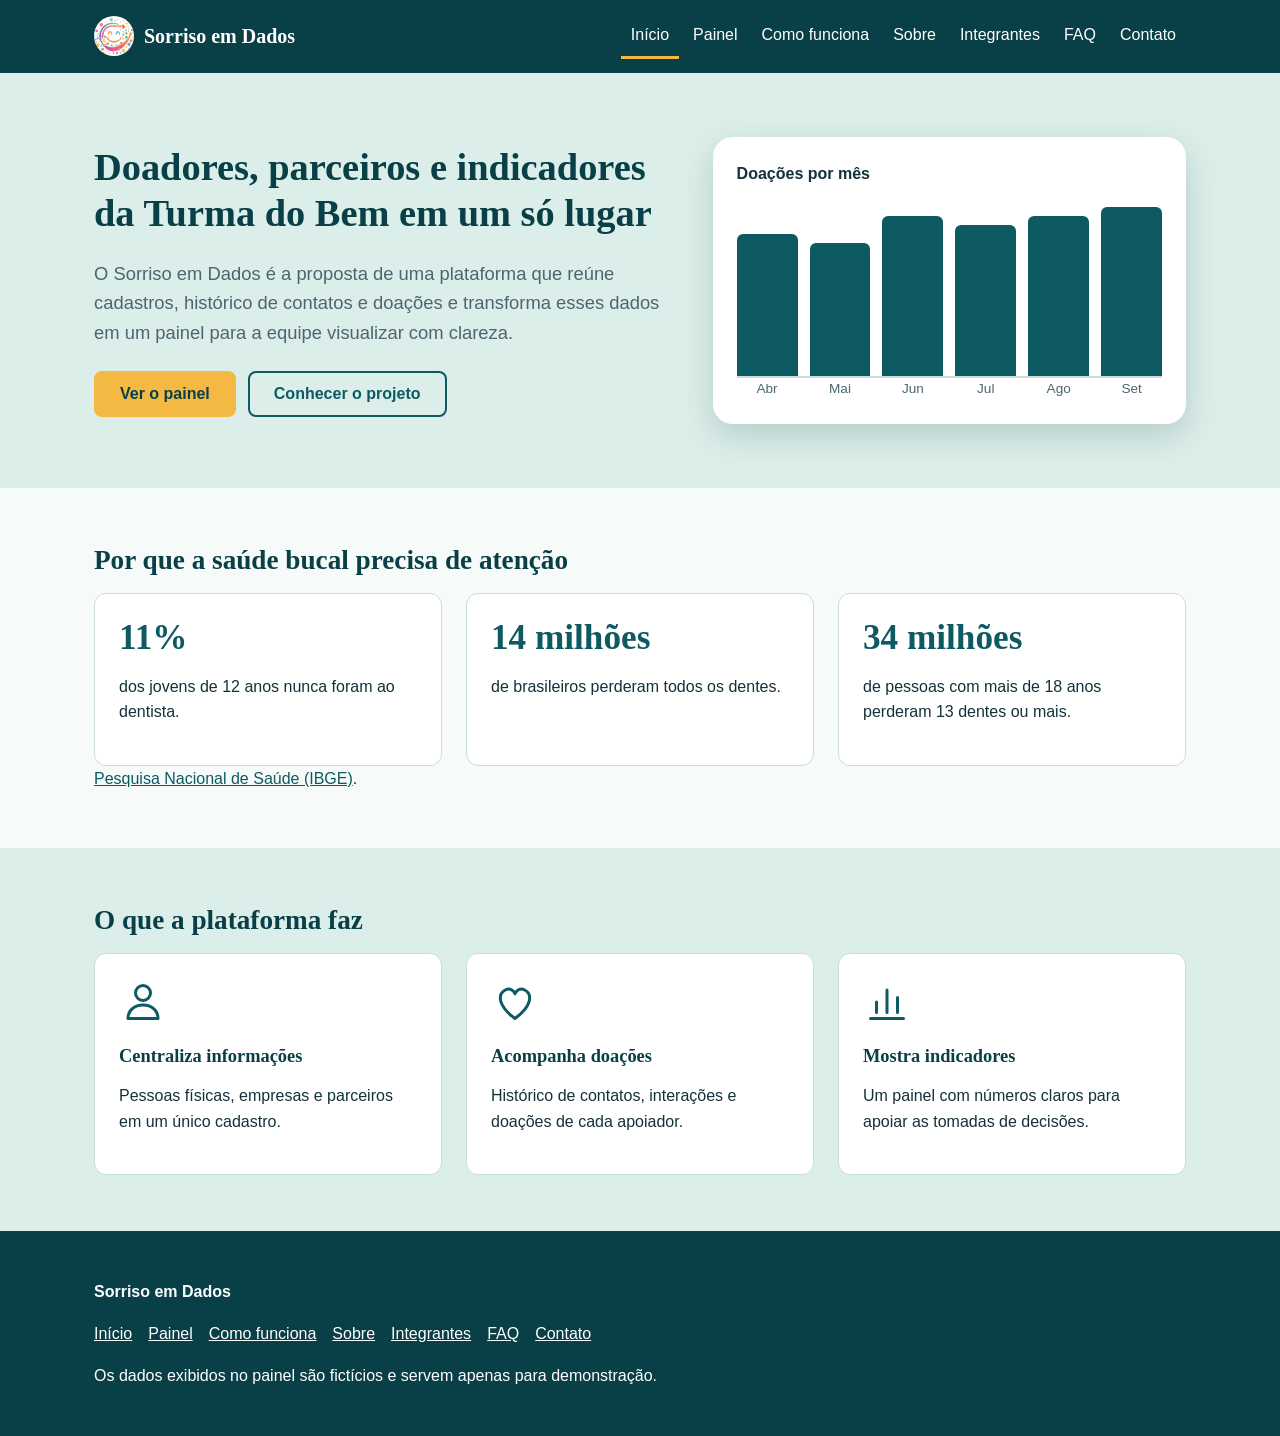
<file: index.html>
<!DOCTYPE html>
<html lang="pt-BR">
    <head>
        <meta charset="UTF-8">
        <meta name="viewport" content="width=device-width, initial-scale=1.0">
        <meta name="description" content="Plataforma que centraliza doadores, parceiros e indicadores da Turma do Bem.">
        <title>Início - Sorriso em Dados</title>
        <link rel="icon" href="imagens/logo.svg" type="image/svg+xml">
        <link rel="stylesheet" href="css/style.css">
        <script src="js/script.js" defer></script>
    </head>
    <body>
        <!-- Cabeçalho padrão (igual em todas as páginas) -->
        <header class="cabecalho">
            <div class="container cabecalho__interno">
                <a class="marca" href="index.html"><img src="imagens/logo.svg" alt="" width="40" height="40">Sorriso em Dados</a>
                <!-- Botão do menu hambúrguer (aparece só em telas menores) -->
                <button class="menu__botao" type="button"
                    aria-expanded="false"
                    aria-controls="menu-principal"
                    aria-label="Abrir menu">☰</button>
                <nav id="menu-principal" aria-label="Menu principal">
                    <ul class="menu__lista">
                        <li><a class="menu__link" href="index.html" aria-current="page">Início</a></li>
                        <li><a class="menu__link" href="dashboard.html">Painel</a></li>
                        <li><a class="menu__link" href="integracao.html">Como funciona</a></li>
                        <li><a class="menu__link" href="sobre.html">Sobre</a></li>
                        <li><a class="menu__link" href="integrantes.html">Integrantes</a></li>
                        <li><a class="menu__link" href="faq.html">FAQ</a></li>
                        <li><a class="menu__link" href="contato.html">Contato</a></li>
                    </ul>
                </nav>
            </div>
        </header>
        <main>
            <!-- Hero: apresentação do projeto -->
            <section class="hero" aria-labelledby="t-hero">
                <div class="container hero__conteudo">
                    <div>
                        <h1 id="t-hero">Doadores, parceiros e indicadores da Turma do Bem em um só lugar</h1>
                        <p class="hero__lead">O Sorriso em Dados é a proposta de uma plataforma que reúne cadastros, histórico de contatos e doações e transforma esses dados em um painel para a equipe visualizar com clareza.</p>
                        <div class="hero__acoes">
                            <a class="btn btn--primario" href="dashboard.html">Ver o painel</a>
                            <a class="btn btn--secundario" href="sobre.html">Conhecer o projeto</a>
                        </div>
                    </div>
                    <div class="previa" role="img" aria-label="Prévia ilustrativa do painel: gráfico de barras com doações por mês">
                        <p class="previa__titulo">Doações por mês</p>
                        <div class="barras">
                            <div class="barras__item pct-80"></div>
                            <div class="barras__item pct-75"></div>
                            <div class="barras__item pct-90"></div>
                            <div class="barras__item pct-85"></div>
                            <div class="barras__item pct-90"></div>
                            <div class="barras__item pct-95"></div>
                        </div>
                        <div class="rotulos"><span>Abr</span><span>Mai</span><span>Jun</span><span>Jul</span><span>Ago</span><span>Set</span></div>
                    </div>
                </div>
            </section>
            <!-- O desafio -->
            <section class="secao " aria-labelledby="t-desafio">
                <div class="container">
                    <h2 id="t-desafio">Por que a saúde bucal precisa de atenção</h2>
                    <div class="grade grade--3">
                        <article class="card"><span class="destaque">11%</span><p>dos jovens de 12 anos nunca foram ao dentista.</p></article>
                        <article class="card"><span class="destaque">14 milhões</span><p>de brasileiros perderam todos os dentes.</p></article>
                        <article class="card"><span class="destaque">34 milhões</span><p>de pessoas com mais de 18 anos perderam 13 dentes ou mais.</p></article>
                    </div>
                    <a href="https://www.ibge.gov.br/estatisticas/sociais/saude.html" target="_blank" rel="noopener noreferrer">Pesquisa Nacional de Saúde (IBGE)</a>.
                </div>
            </section>
            <!-- O que a plataforma faz -->
            <section class="secao secao--menta" aria-labelledby="t-faz">
                <div class="container">
                    <h2 id="t-faz">O que a plataforma faz</h2>
                    <div class="grade grade--3">
                        <article class="card">
                            <img class="card__icone" src="imagens/icone-cadastro.svg" alt="">
                            <h3>Centraliza informações</h3>
                            <p>Pessoas físicas, empresas e parceiros em um único cadastro.</p>
                        </article><article class="card">
                            <img class="card__icone" src="imagens/icone-doacao.svg" alt="">
                            <h3>Acompanha doações</h3>
                            <p>Histórico de contatos, interações e doações de cada apoiador.</p>
                        </article><article class="card">
                            <img class="card__icone" src="imagens/icone-grafico.svg" alt="">
                            <h3>Mostra indicadores</h3>
                            <p>Um painel com números claros para apoiar as tomadas de decisões.</p>
                        </article>
                    </div>
                </div>
            </section>
        </main>
        <!-- Rodapé padrão (igual em todas as páginas) -->
        <footer class="rodape">
            <div class="container">
                <p><strong>Sorriso em Dados</strong></p>
                <ul class="rodape__lista">
                    <li><a href="index.html">Início</a></li>
                    <li><a href="dashboard.html">Painel</a></li>
                    <li><a href="integracao.html">Como funciona</a></li>
                    <li><a href="sobre.html">Sobre</a></li>
                    <li><a href="integrantes.html">Integrantes</a></li>
                    <li><a href="faq.html">FAQ</a></li>
                    <li><a href="contato.html">Contato</a></li>
                </ul>
                <p>Os dados exibidos no painel são fictícios e servem apenas para demonstração.</p>
            </div>
        </footer>
    </body>
</html>
</file>
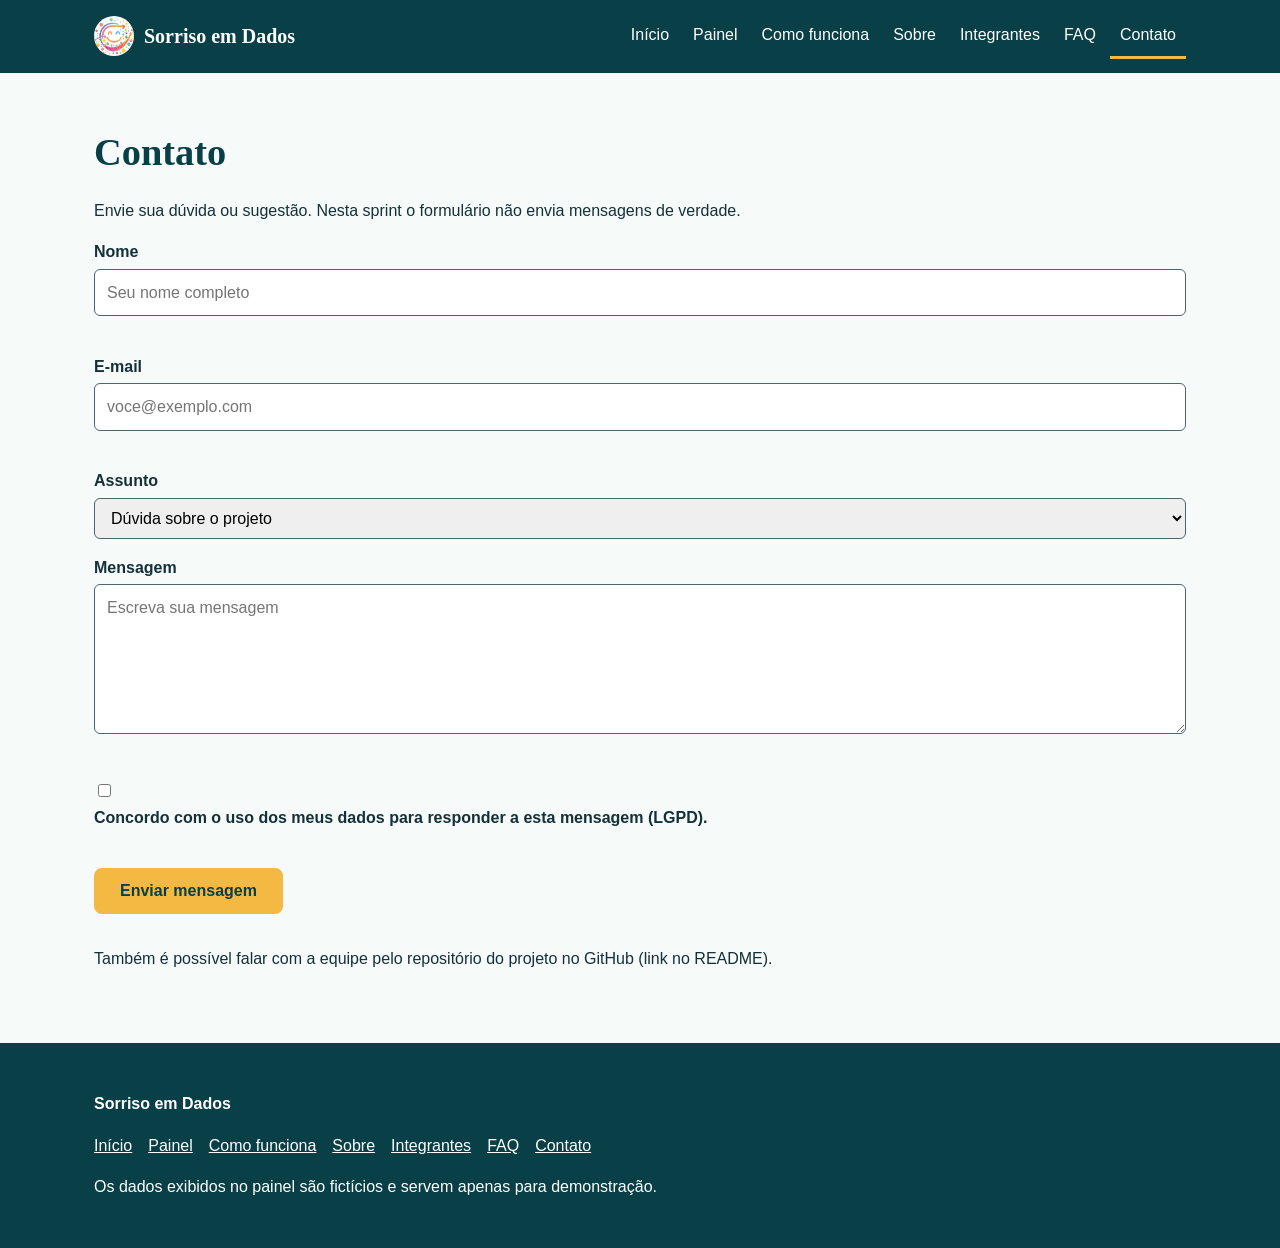
<file: contato.html>
<!DOCTYPE html>
<html lang="pt-BR">
    <head>
        <meta charset="UTF-8">
        <meta name="viewport" content="width=device-width, initial-scale=1.0">
        <meta name="description" content="Fale com a equipe do projeto.">
        <title>Contato - Sorriso em Dados</title>
        <link rel="icon" href="imagens/logo.svg" type="image/svg+xml">
        <link rel="stylesheet" href="css/style.css">
        <script src="js/script.js" defer></script>
    </head>
    <body>
        <!-- Cabeçalho padrão (igual em todas as páginas) -->
        <header class="cabecalho">
            <div class="container cabecalho__interno">
                <a class="marca" href="index.html"><img src="imagens/logo.svg" alt="" width="40" height="40">Sorriso em Dados</a>
                <button class="menu__botao" type="button"
                    aria-expanded="false"
                    aria-controls="menu-principal"
                    aria-label="Abrir menu">☰</button>
                <nav id="menu-principal" aria-label="Menu principal">
                    <ul class="menu__lista">
                        <li><a class="menu__link" href="index.html">Início</a></li>
                        <li><a class="menu__link" href="dashboard.html">Painel</a></li>
                        <li><a class="menu__link" href="integracao.html">Como funciona</a></li>
                        <li><a class="menu__link" href="sobre.html">Sobre</a></li>
                        <li><a class="menu__link" href="integrantes.html">Integrantes</a></li>
                        <li><a class="menu__link" href="faq.html">FAQ</a></li>
                        <li><a class="menu__link" href="contato.html" aria-current="page">Contato</a></li>
                    </ul>
                </nav>
            </div>
        </header>
        <main>
            <section class="secao" aria-labelledby="t-ct">
                <div class="container">
                    <h1 id="t-ct">Contato</h1>
                    <p>Envie sua dúvida ou sugestão. Nesta sprint o formulário não envia mensagens de verdade.</p>
                    <form class="formulario" id="form-contato" action="#" method="post" novalidate>
                        <div>
                            <label for="nome">Nome</label>
                            <input type="text" id="nome" name="nome" placeholder="Seu nome completo" autocomplete="name">
                            <span class="formulario__erro" id="erro-nome" aria-live="polite"></span>
                        </div>
                        <div>
                            <label for="email">E-mail</label>
                            <input type="email" id="email" name="email" placeholder="voce@exemplo.com" autocomplete="email">
                            <span class="formulario__erro" id="erro-email" aria-live="polite"></span>
                        </div>
                        <div>
                            <label for="assunto">Assunto</label>
                            <select id="assunto" name="assunto">
                                <option>Dúvida sobre o projeto</option>
                                <option>Quero ser parceiro</option>
                                <option>Sugestão</option>
                            </select>
                        </div>
                        <div>
                            <label for="mensagem">Mensagem</label>
                            <textarea id="mensagem" name="mensagem" rows="5" placeholder="Escreva sua mensagem"></textarea>
                            <span class="formulario__erro" id="erro-mensagem" aria-live="polite"></span>
                        </div>
                        <div class="formulario__aceite">
                            <input type="checkbox" id="lgpd" name="lgpd">
                            <label for="lgpd">Concordo com o uso dos meus dados para responder a esta mensagem (LGPD).</label>
                            <span class="formulario__erro" id="erro-lgpd" aria-live="polite"></span>
                        </div>
                        <div>
                            <button class="btn btn--primario" type="submit">Enviar mensagem</button>
                        </div>
                        <p class="formulario__sucesso" id="sucesso-contato" role="status"></p>
                    </form>
                    <p>Também é possível falar com a equipe pelo repositório do projeto no GitHub (link no README).</p>
                </div>
            </section>
        </main>
        <!-- Rodapé padrão (igual em todas as páginas) -->
        <footer class="rodape">
            <div class="container">
                <p><strong>Sorriso em Dados</strong></p>
                <ul class="rodape__lista">
                    <li><a href="index.html">Início</a></li>
                    <li><a href="dashboard.html">Painel</a></li>
                    <li><a href="integracao.html">Como funciona</a></li>
                    <li><a href="sobre.html">Sobre</a></li>
                    <li><a href="integrantes.html">Integrantes</a></li>
                    <li><a href="faq.html">FAQ</a></li>
                    <li><a href="contato.html">Contato</a></li>
                </ul>
                <p>Os dados exibidos no painel são fictícios e servem apenas para demonstração.</p>
            </div>
        </footer>
    </body>
</html>
</file>
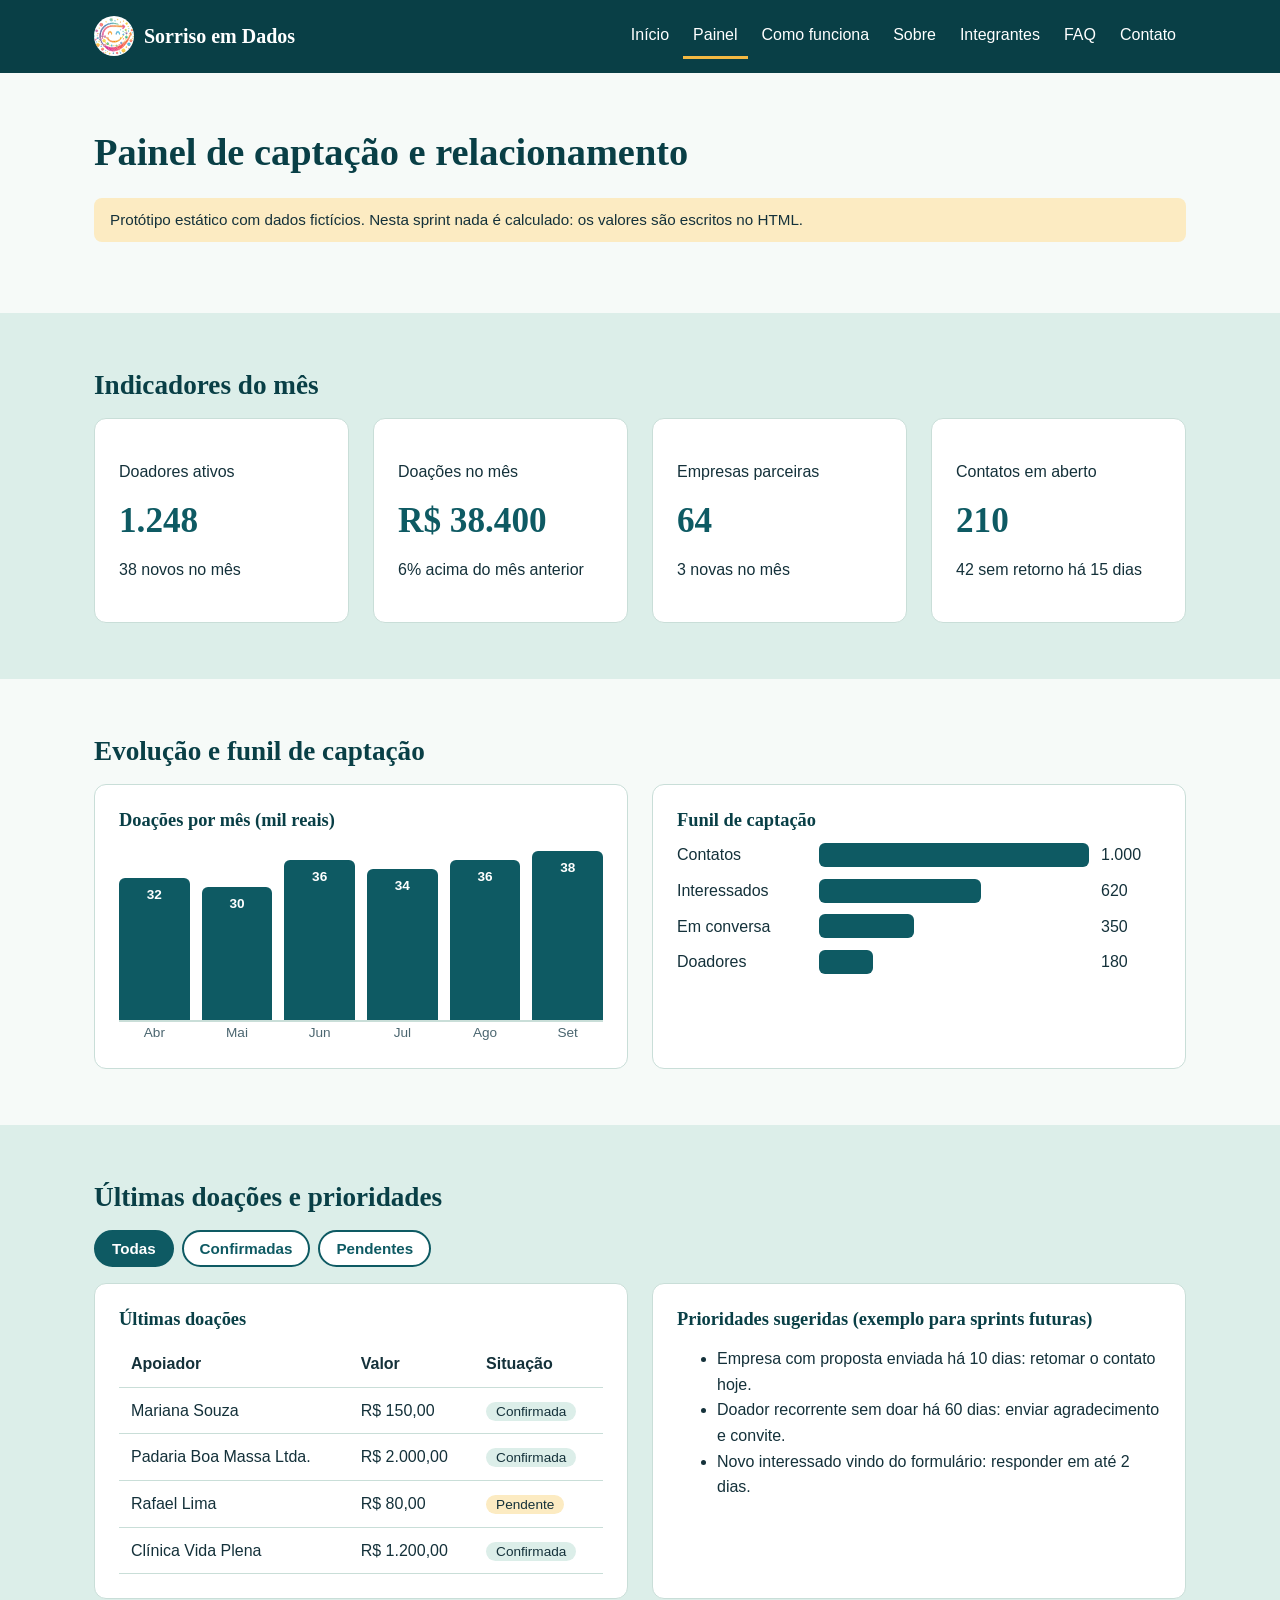
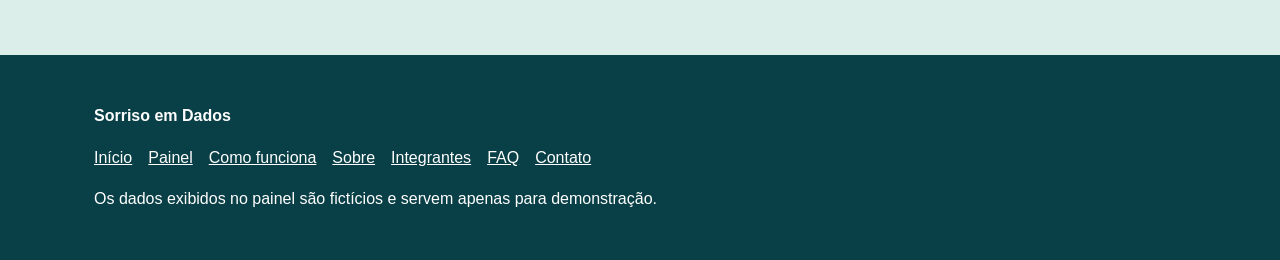
<file: dashboard.html>
<!DOCTYPE html>
<html lang="pt-BR">
    <head>
        <meta charset="UTF-8">
        <meta name="viewport" content="width=device-width, initial-scale=1.0">
        <meta name="description" content="Protótipo estático do painel de captação e relacionamento.">
        <title>Painel - Sorriso em Dados</title>
        <link rel="icon" href="imagens/logo.svg" type="image/svg+xml">
        <link rel="stylesheet" href="css/style.css">
        <script src="js/script.js" defer></script>
    </head>
    <body>
        <!-- Cabeçalho padrão (igual em todas as páginas) -->
        <header class="cabecalho">
            <div class="container cabecalho__interno">
                <a class="marca" href="index.html"><img src="imagens/logo.svg" alt="" width="40" height="40">Sorriso em Dados</a>
                <button class="menu__botao" type="button"
                    aria-expanded="false"
                    aria-controls="menu-principal"
                    aria-label="Abrir menu">☰</button>
                <nav id="menu-principal" aria-label="Menu principal">
                    <ul class="menu__lista">
                        <li><a class="menu__link" href="index.html">Início</a></li>
                        <li><a class="menu__link" href="dashboard.html" aria-current="page">Painel</a></li>
                        <li><a class="menu__link" href="integracao.html">Como funciona</a></li>
                        <li><a class="menu__link" href="sobre.html">Sobre</a></li>
                        <li><a class="menu__link" href="integrantes.html">Integrantes</a></li>
                        <li><a class="menu__link" href="faq.html">FAQ</a></li>
                        <li><a class="menu__link" href="contato.html">Contato</a></li>
                    </ul>
                </nav>
            </div>
        </header>
        <main>
            <section class="secao" aria-labelledby="t-painel">
                <div class="container">
                    <h1 id="t-painel">Painel de captação e relacionamento</h1>
                    <p class="aviso">Protótipo estático com dados fictícios. Nesta sprint nada é calculado: os valores são escritos no HTML.</p>
                </div>
            </section>
            <!-- Indicadores -->
            <section class="secao secao--menta" aria-labelledby="t-ind">
                <div class="container">
                    <h2 id="t-ind">Indicadores do mês</h2>
                    <div class="grade grade--4">
                        <article class="card">
                            <p>Doadores ativos</p>
                            <span class="destaque">1.248</span>
                            <p>38 novos no mês</p>
                        </article>
                        <article class="card">
                            <p>Doações no mês</p>
                            <span class="destaque">R$ 38.400</span>
                            <p>6% acima do mês anterior</p>
                        </article>
                        <article class="card">
                            <p>Empresas parceiras</p>
                            <span class="destaque">64</span>
                            <p>3 novas no mês</p>
                        </article>
                        <article class="card">
                            <p>Contatos em aberto</p>
                            <span class="destaque">210</span>
                            <p>42 sem retorno há 15 dias</p>
                        </article>
                    </div>
                </div>
            </section>
            <!-- Gráfico e funil -->
            <section class="secao" aria-labelledby="t-graf">
                <div class="container">
                    <h2 id="t-graf">Evolução e funil de captação</h2>
                    <div class="grade grade--2">
                        <article class="card">
                            <h3>Doações por mês (mil reais)</h3>
                            <div class="barras" role="img" aria-label="Gráfico de barras das doações por mês, em mil reais: abril 32, maio 30, junho 36, julho 34, agosto 36 e setembro 38.">
                                <div class="barras__item pct-80"><span>32</span></div>
                                <div class="barras__item pct-75"><span>30</span></div>
                                <div class="barras__item pct-90"><span>36</span></div>
                                <div class="barras__item pct-85"><span>34</span></div>
                                <div class="barras__item pct-90"><span>36</span></div>
                                <div class="barras__item pct-95"><span>38</span></div>
                            </div>
                            <div class="rotulos">
                                <span>Abr</span>
                                <span>Mai</span>
                                <span>Jun</span>
                                <span>Jul</span>
                                <span>Ago</span>
                                <span>Set</span>
                            </div>
                        </article>
                        <article class="card">
                            <h3>Funil de captação</h3>
                            <div class="funil__linha">
                                <span>Contatos</span>
                                <div class="funil__barra pct-100"></div>
                                <span>1.000</span>
                            </div>
                            <div class="funil__linha">
                                <span>Interessados</span>
                                <div class="funil__barra pct-60"></div>
                                <span>620</span>
                            </div>
                            <div class="funil__linha">
                                <span>Em conversa</span>
                                <div class="funil__barra pct-35"></div>
                                <span>350</span>
                            </div>
                            <div class="funil__linha">
                                <span>Doadores</span>
                                <div class="funil__barra pct-20"></div>
                                <span>180</span>
                            </div>
                        </article>
                    </div>
                </div>
            </section>
            <!-- Tabela e prioridades -->
            <section class="secao secao--menta" aria-labelledby="t-tab">
                <div class="container">
                    <h2 id="t-tab">Últimas doações e prioridades</h2>
                    <div class="filtros" role="group" aria-label="Filtrar doações por situação">
                        <button class="filtro filtro--ativo" type="button" data-filtro="todas" aria-pressed="true">Todas</button>
                        <button class="filtro" type="button" data-filtro="Confirmada" aria-pressed="false">Confirmadas</button>
                        <button class="filtro" type="button" data-filtro="Pendente" aria-pressed="false">Pendentes</button>
                    </div>
                    <div class="grade grade--2">
                        <article class="card">
                            <h3>Últimas doações</h3>
                            <table class="tabela">
                                <caption class="sr-somente">Últimas doações recebidas</caption>
                                <thead>
                                    <tr>
                                        <th scope="col">Apoiador</th>
                                        <th scope="col">Valor</th>
                                        <th scope="col">Situação</th>
                                    </tr>
                                </thead>
                                <tbody>
                                    <tr>
                                        <td>Mariana Souza</td>
                                        <td>R$ 150,00</td>
                                        <td><span class="selo">Confirmada</span></td>
                                    </tr>
                                    <tr>
                                        <td>Padaria Boa Massa Ltda.</td>
                                        <td>R$ 2.000,00</td>
                                        <td><span class="selo">Confirmada</span></td>
                                    </tr>
                                    <tr>
                                        <td>Rafael Lima</td>
                                        <td>R$ 80,00</td>
                                        <td><span class="selo selo--pendente">Pendente</span></td>
                                    </tr>
                                    <tr>
                                        <td>Clínica Vida Plena</td>
                                        <td>R$ 1.200,00</td>
                                        <td><span class="selo">Confirmada</span></td>
                                    </tr>
                                </tbody>
                            </table>
                        </article>
                        <article class="card">
                            <h3>Prioridades sugeridas (exemplo para sprints futuras)</h3>
                            <ul>
                                <li>Empresa com proposta enviada há 10 dias: retomar o contato hoje.</li>
                                <li>Doador recorrente sem doar há 60 dias: enviar agradecimento e convite.</li>
                                <li>Novo interessado vindo do formulário: responder em até 2 dias.</li>
                            </ul>
                        </article>
                    </div>
                </div>
            </section>
        </main>
        <!-- Rodapé padrão (igual em todas as páginas) -->
        <footer class="rodape">
            <div class="container">
                <p><strong>Sorriso em Dados</strong></p>
                <ul class="rodape__lista">
                    <li><a href="index.html">Início</a></li>
                    <li><a href="dashboard.html">Painel</a></li>
                    <li><a href="integracao.html">Como funciona</a></li>
                    <li><a href="sobre.html">Sobre</a></li>
                    <li><a href="integrantes.html">Integrantes</a></li>
                    <li><a href="faq.html">FAQ</a></li>
                    <li><a href="contato.html">Contato</a></li>
                </ul>
                <p>Os dados exibidos no painel são fictícios e servem apenas para demonstração.</p>
            </div>
        </footer>
    </body>
</html>
</file>
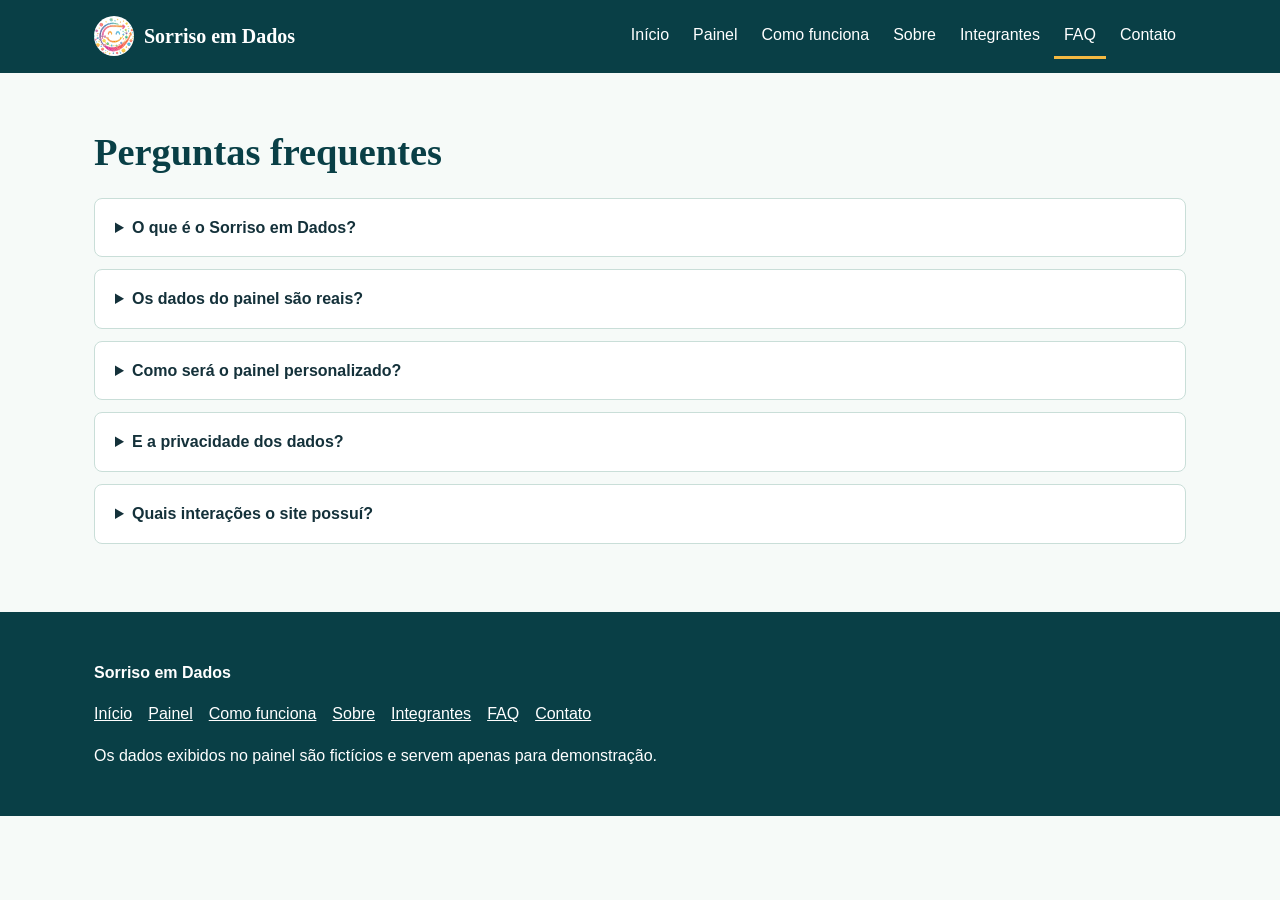
<file: faq.html>
<!DOCTYPE html>
<html lang="pt-BR">
    <head>
        <meta charset="UTF-8">
        <meta name="viewport" content="width=device-width, initial-scale=1.0">
        <meta name="description" content="Perguntas frequentes sobre o projeto.">
        <title>FAQ - Sorriso em Dados</title>
        <link rel="icon" href="imagens/logo.svg" type="image/svg+xml">
        <link rel="stylesheet" href="css/style.css">
        <script src="js/script.js" defer></script>
    </head>
    <body>
        <!-- Cabeçalho padrão (igual em todas as páginas) -->
        <header class="cabecalho">
            <div class="container cabecalho__interno">
                <a class="marca" href="index.html"><img src="imagens/logo.svg" alt="" width="40" height="40">Sorriso em Dados</a>
                <button class="menu__botao" type="button"
                    aria-expanded="false"
                    aria-controls="menu-principal"
                    aria-label="Abrir menu">☰</button>
                <nav id="menu-principal" aria-label="Menu principal">
                    <ul class="menu__lista">
                        <li><a class="menu__link" href="index.html">Início</a></li>
                        <li><a class="menu__link" href="dashboard.html">Painel</a></li>
                        <li><a class="menu__link" href="integracao.html">Como funciona</a></li>
                        <li><a class="menu__link" href="sobre.html">Sobre</a></li>
                        <li><a class="menu__link" href="integrantes.html">Integrantes</a></li>
                        <li><a class="menu__link" href="faq.html" aria-current="page">FAQ</a></li>
                        <li><a class="menu__link" href="contato.html">Contato</a></li>
                    </ul>
                </nav>
            </div>
        </header>
        <main>
            <section class="secao faq" aria-labelledby="t-faq">
                <div class="container">
                    <h1 id="t-faq">Perguntas frequentes</h1>
                    <details>
                        <summary>O que é o Sorriso em Dados?</summary>
                        <p>Uma proposta de plataforma para centralizar doadores, parceiros e indicadores da Turma do Bem.</p>
                    </details>
                    <details>
                        <summary>Os dados do painel são reais?</summary>
                        <p>Não. Nesta sprint o painel é um protótipo com dados fictícios.</p>
                    </details>
                    <details>
                        <summary>Como será o painel personalizado?</summary>
                        <p>Em sprints futuras, cada usuário verá um painel com as informações que lhe dizem respeito.</p>
                    </details>
                    <details>
                        <summary>E a privacidade dos dados?</summary>
                        <p>O projeto prevê segurança e conformidade com a LGPD desde o desenho da solução.</p>
                    </details>
                    <details>
                        <summary>Quais interações o site possuí?</summary>
                        <p>Nesta sprint o site ficou responsivo (mobile, tablet e desktop) e ganhou JavaScript próprio: menu hambúrguer, validação do formulário de contato e filtro da tabela do painel.</p>
                    </details>
                </div>
            </section>
        </main>
        <!-- Rodapé padrão (igual em todas as páginas) -->
        <footer class="rodape">
            <div class="container">
                <p><strong>Sorriso em Dados</strong></p>
                <ul class="rodape__lista">
                    <li><a href="index.html">Início</a></li>
                    <li><a href="dashboard.html">Painel</a></li>
                    <li><a href="integracao.html">Como funciona</a></li>
                    <li><a href="sobre.html">Sobre</a></li>
                    <li><a href="integrantes.html">Integrantes</a></li>
                    <li><a href="faq.html">FAQ</a></li>
                    <li><a href="contato.html">Contato</a></li>
                </ul>
                <p>Os dados exibidos no painel são fictícios e servem apenas para demonstração.</p>
            </div>
        </footer>
    </body>
</html>
</file>
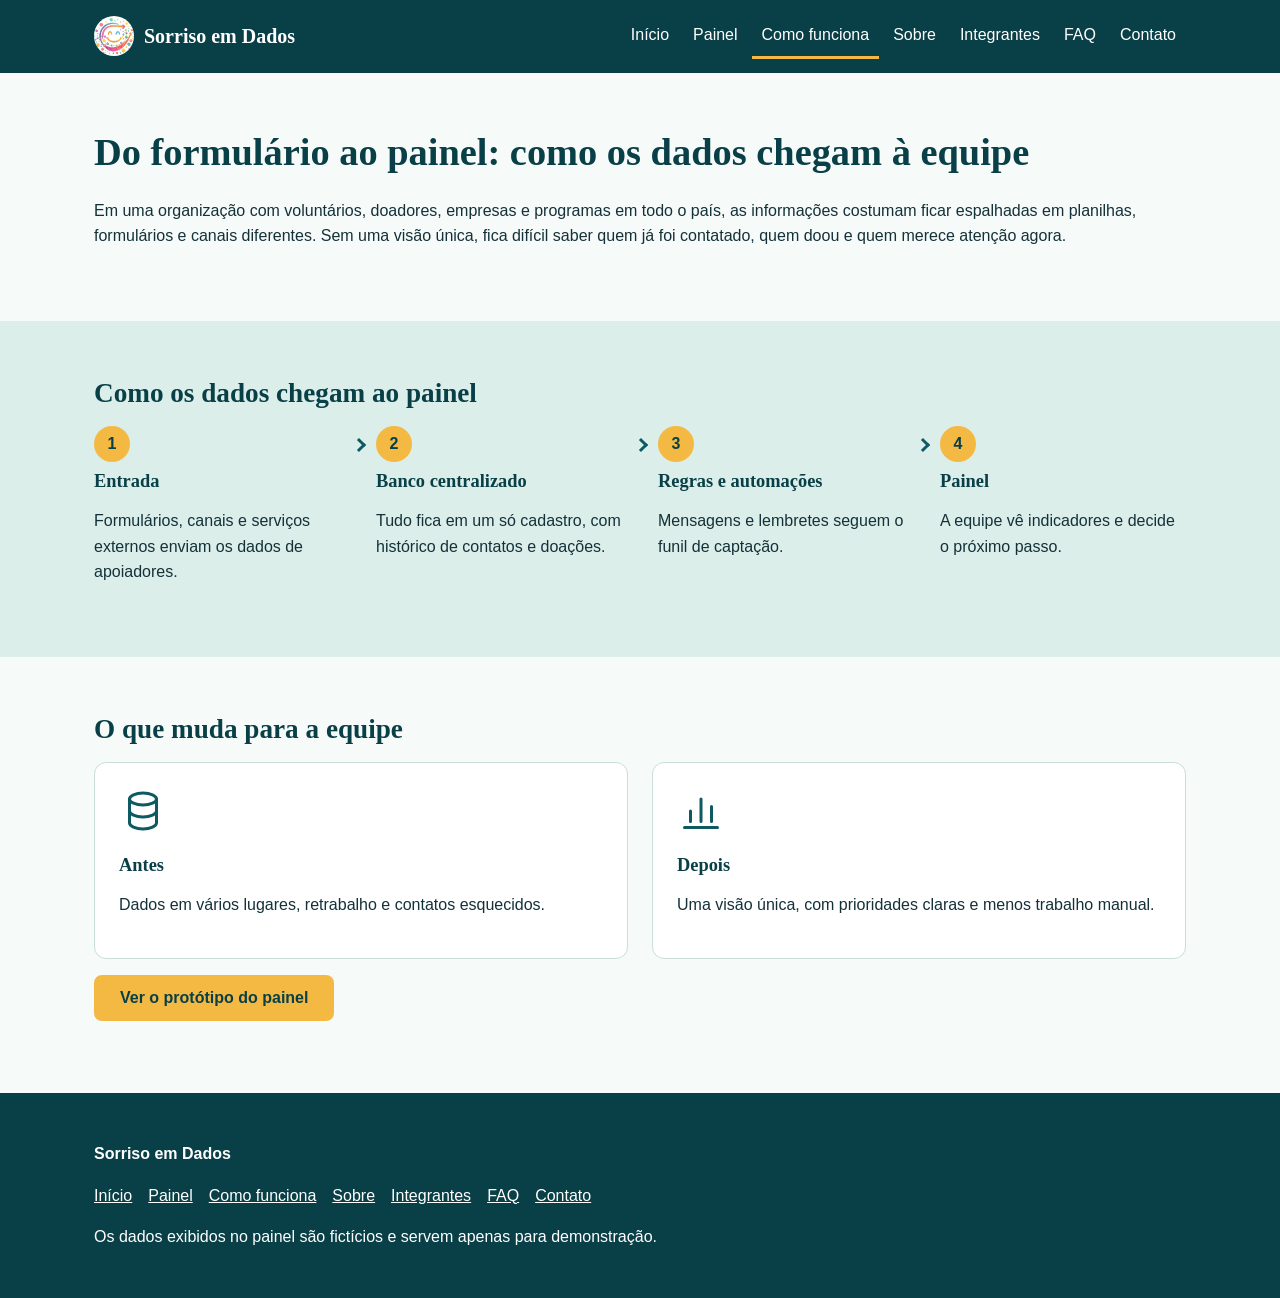
<file: integracao.html>
<!DOCTYPE html>
<html lang="pt-BR">
    <head>
        <meta charset="UTF-8">
        <meta name="viewport" content="width=device-width, initial-scale=1.0">
        <meta name="description" content="Como os dados chegam do formulário até o painel.">
        <title>Como funciona - Sorriso em Dados</title>
        <link rel="icon" href="imagens/logo.svg" type="image/svg+xml">
        <link rel="stylesheet" href="css/style.css">
        <script src="js/script.js" defer></script>
    </head>
    <body>
        <!-- Cabeçalho padrão (igual em todas as páginas) -->
        <header class="cabecalho">
            <div class="container cabecalho__interno">
                <a class="marca" href="index.html"><img src="imagens/logo.svg" alt="" width="40" height="40">Sorriso em Dados</a>
               <button class="menu__botao" type="button"
                    aria-expanded="false"
                    aria-controls="menu-principal"
                    aria-label="Abrir menu">☰</button>
                <nav id="menu-principal" aria-label="Menu principal">
                    <ul class="menu__lista">
                        <li><a class="menu__link" href="index.html">Início</a></li>
                        <li><a class="menu__link" href="dashboard.html">Painel</a></li>
                        <li><a class="menu__link" href="integracao.html" aria-current="page">Como funciona</a></li>
                        <li><a class="menu__link" href="sobre.html">Sobre</a></li>
                        <li><a class="menu__link" href="integrantes.html">Integrantes</a></li>
                        <li><a class="menu__link" href="faq.html">FAQ</a></li>
                        <li><a class="menu__link" href="contato.html">Contato</a></li>
                    </ul>
                </nav>
            </div>
        </header>
                <main>
            <section class="secao" aria-labelledby="t-int">
                <div class="container">
                    <h1 id="t-int">Do formulário ao painel: como os dados chegam à equipe</h1>
                    <p>Em uma organização com voluntários, doadores, empresas e programas em todo o país, as informações costumam ficar espalhadas em planilhas, formulários e canais diferentes. Sem uma visão única, fica difícil saber quem já foi contatado, quem doou e quem merece atenção agora.</p>
                </div>
            </section>
            <section class="secao secao--menta" aria-labelledby="t-fluxo">
                <div class="container">
                    <h2 id="t-fluxo">Como os dados chegam ao painel</h2>
                    <ol class="fluxo">
                        <li class="fluxo__etapa">
                            <h3>Entrada</h3>
                            <p>Formulários, canais e serviços externos enviam os dados de apoiadores.</p>
                        </li>
                        <li class="fluxo__etapa">
                            <h3>Banco centralizado</h3>
                            <p>Tudo fica em um só cadastro, com histórico de contatos e doações.</p>
                        </li>
                        <li class="fluxo__etapa">
                            <h3>Regras e automações</h3>
                            <p>Mensagens e lembretes seguem o funil de captação.</p>
                        </li>
                        <li class="fluxo__etapa">
                            <h3>Painel</h3>
                            <p>A equipe vê indicadores e decide o próximo passo.</p>
                        </li>
                    </ol>
                </div>
            </section>
            <section class="secao" aria-labelledby="t-muda">
                <div class="container">
                    <h2 id="t-muda">O que muda para a equipe</h2>
                    <div class="grade grade--2">
                        <article class="card">
                            <img class="card__icone" src="imagens/icone-banco.svg" alt="">
                            <h3>Antes</h3>
                            <p>Dados em vários lugares, retrabalho e contatos esquecidos.</p>
                        </article>
                        <article class="card">
                            <img class="card__icone" src="imagens/icone-grafico.svg" alt="">
                            <h3>Depois</h3>
                            <p>Uma visão única, com prioridades claras e menos trabalho manual.</p>
                        </article>
                    </div>
                    <p><a class="btn btn--primario" href="dashboard.html">Ver o protótipo do painel</a></p>
                </div>
            </section>
        </main>
        <!-- Rodapé padrão (igual em todas as páginas) -->
        <footer class="rodape">
            <div class="container">
                <p><strong>Sorriso em Dados</strong></p>
                <ul class="rodape__lista">
                    <li><a href="index.html">Início</a></li>
                    <li><a href="dashboard.html">Painel</a></li>
                    <li><a href="integracao.html">Como funciona</a></li>
                    <li><a href="sobre.html">Sobre</a></li>
                    <li><a href="integrantes.html">Integrantes</a></li>
                    <li><a href="faq.html">FAQ</a></li>
                    <li><a href="contato.html">Contato</a></li>
                </ul>
                <p>Os dados exibidos no painel são fictícios e servem apenas para demonstração.</p>
            </div>
        </footer>
    </body>
</html>
</file>
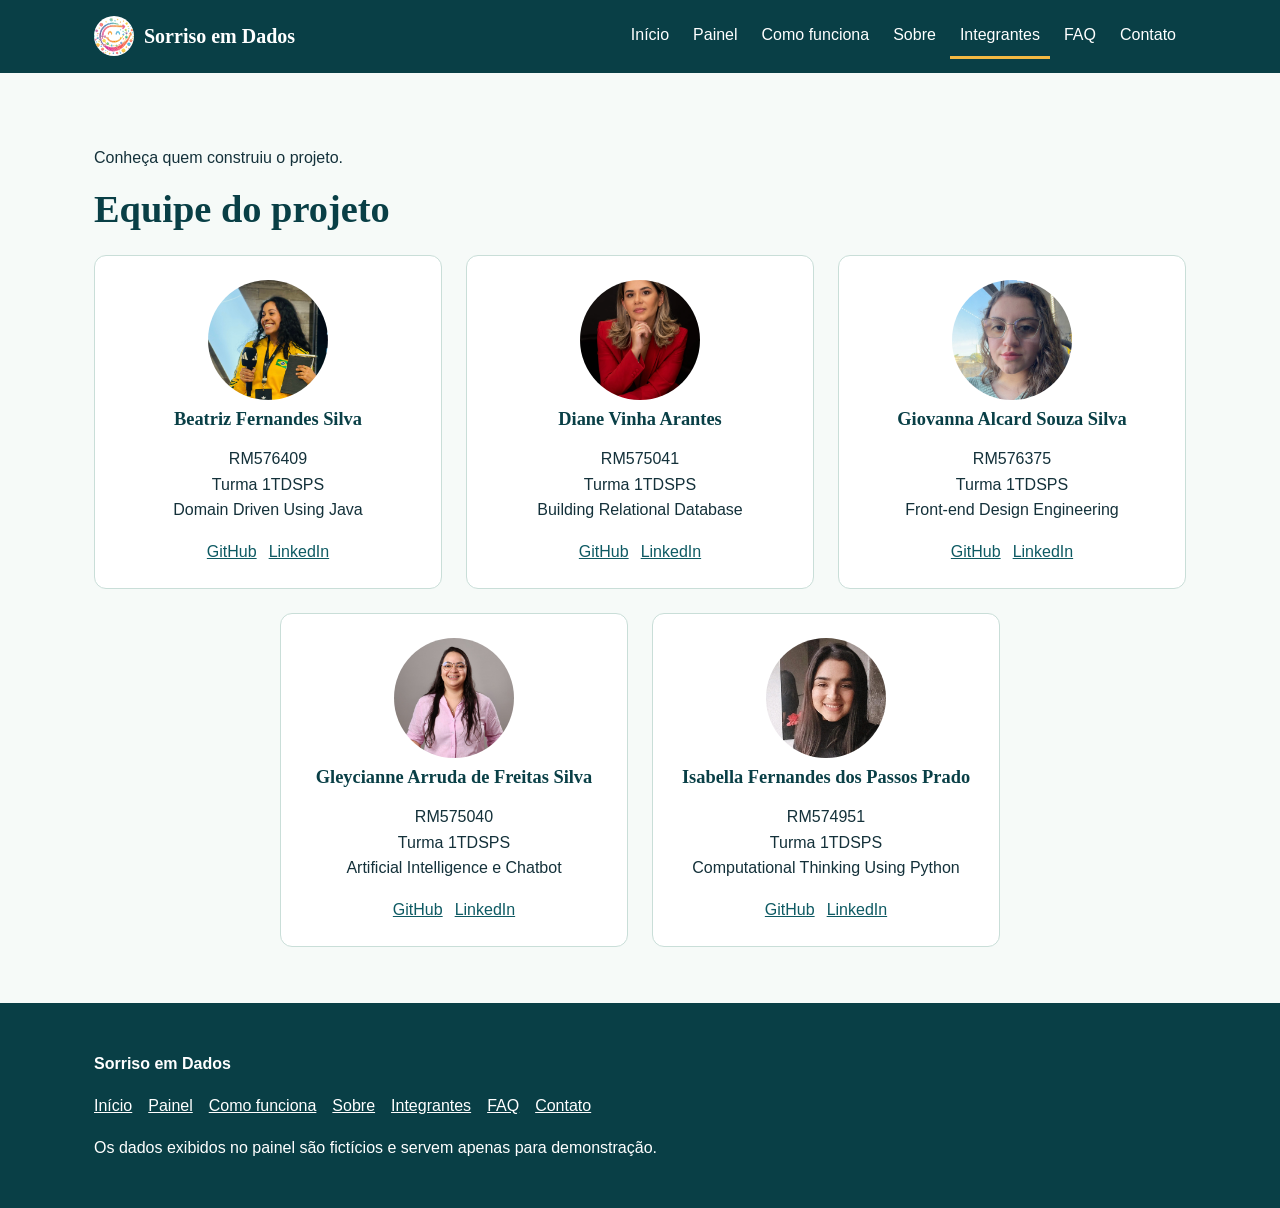
<file: integrantes.html>
<!DOCTYPE html>
<html lang="pt-BR">
    <head>
        <meta charset="UTF-8">
        <meta name="viewport" content="width=device-width, initial-scale=1.0">
        <meta name="description" content="Equipe responsável pelo projeto.">
        <title>Integrantes - Sorriso em Dados</title>
        <link rel="icon" href="imagens/logo.svg" type="image/svg+xml">
        <link rel="stylesheet" href="css/style.css">
        <script src="js/script.js" defer></script>
    </head>
    <body>
        <!-- Cabeçalho padrão (igual em todas as páginas) -->
        <header class="cabecalho">
            <div class="container cabecalho__interno">
                <a class="marca" href="index.html"><img src="imagens/logo.svg" alt="" width="40" height="40">Sorriso em Dados</a>
                <button class="menu__botao" type="button"
                    aria-expanded="false"
                    aria-controls="menu-principal"
                    aria-label="Abrir menu">☰</button>
                <nav id="menu-principal" aria-label="Menu principal">
                    <ul class="menu__lista">
                        <li><a class="menu__link" href="index.html">Início</a></li>
                        <li><a class="menu__link" href="dashboard.html">Painel</a></li>
                        <li><a class="menu__link" href="integracao.html">Como funciona</a></li>
                        <li><a class="menu__link" href="sobre.html">Sobre</a></li>
                        <li><a class="menu__link" href="integrantes.html" aria-current="page">Integrantes</a></li>
                        <li><a class="menu__link" href="faq.html">FAQ</a></li>
                        <li><a class="menu__link" href="contato.html">Contato</a></li>
                    </ul>
                </nav>
            </div>
        </header>
        <main>
            <section class="secao" aria-labelledby="t-eq">
                <div class="container">
                <p>Conheça quem construiu o projeto.</p>
                <h1 id="t-equipe">Equipe do projeto</h1>
                    <div class="grade grade--equipe">
                        <article class="card integrante">
                            <img class="integrante__foto" src="imagens/beatriz.jpg" alt="Foto do integrante 1" width="120" height="120">
                            <h3>Beatriz Fernandes Silva</h3>
                            <p>RM576409<br>Turma 1TDSPS<br>Domain Driven Using Java</p>
                            <div class="integrante__links"><a href="https://github.com/olabeatrizfsilva">GitHub</a><a href="https://www.linkedin.com/in/beatrizsilva-salesb2b">LinkedIn</a></div>
                        </article>
                        <article class="card integrante">
                            <img class="integrante__foto" src="imagens/diane.png" alt="Foto do integrante 2" width="120" height="120">
                            <h3>Diane Vinha Arantes</h3>
                            <p>RM575041<br>Turma 1TDSPS<br>Building Relational Database</p>
                            <div class="integrante__links"><a href="https://github.com/dianevinhaarantes">GitHub</a><a href="https://www.linkedin.com/in/diane-arantes">LinkedIn</a></div>
                        </article>
                        <article class="card integrante">
                            <img class="integrante__foto" src="imagens/giovanna.jpg" alt="Foto do integrante 3" width="120" height="120">
                            <h3>Giovanna Alcard Souza Silva</h3>
                            <p>RM576375<br>Turma 1TDSPS<br>Front-end Design Engineering</p>
                            <div class="integrante__links"><a href="https://github.com/gialcard7-gif">GitHub</a><a href="https://www.linkedin.com/in/giovanna-alcard">LinkedIn</a></div>
                        </article>
                        <article class="card integrante">
                            <img class="integrante__foto" src="imagens/gleyci.jpg" alt="Foto do integrante 4" width="120" height="120">
                            <h3>Gleycianne Arruda de Freitas Silva</h3>
                            <p>RM575040<br>Turma 1TDSPS<br>Artificial Intelligence e Chatbot</p>
                            <div class="integrante__links"><a href="https://github.com/gleycifreitas">GitHub</a><a href="https://www.linkedin.com/in/gleyci">LinkedIn</a></div>
                        </article>
                        <article class="card integrante">
                            <img class="integrante__foto" src="imagens/isabella.jpg" alt="Foto do integrante 5" width="120" height="120">
                            <h3>Isabella Fernandes dos Passos Prado </h3>
                            <p>RM574951<br>Turma 1TDSPS<br>Computational Thinking Using Python</p>
                            <div class="integrante__links"><a href="https://github.com/isabellaprado25">GitHub</a><a href="https://www.linkedin.com/in/isabellaprado20">LinkedIn</a></div>
                        </article>
                    </div>
                </div>
            </section>
        </main>
        <!-- Rodapé padrão (igual em todas as páginas) -->
        <footer class="rodape">
            <div class="container">
                <p><strong>Sorriso em Dados</strong></p>
                <ul class="rodape__lista">
                    <li><a href="index.html">Início</a></li>
                    <li><a href="dashboard.html">Painel</a></li>
                    <li><a href="integracao.html">Como funciona</a></li>
                    <li><a href="sobre.html">Sobre</a></li>
                    <li><a href="integrantes.html">Integrantes</a></li>
                    <li><a href="faq.html">FAQ</a></li>
                    <li><a href="contato.html">Contato</a></li>
                </ul>
                <p>Os dados exibidos no painel são fictícios e servem apenas para demonstração.</p>
            </div>
        </footer>
    </body>
</html>
</file>
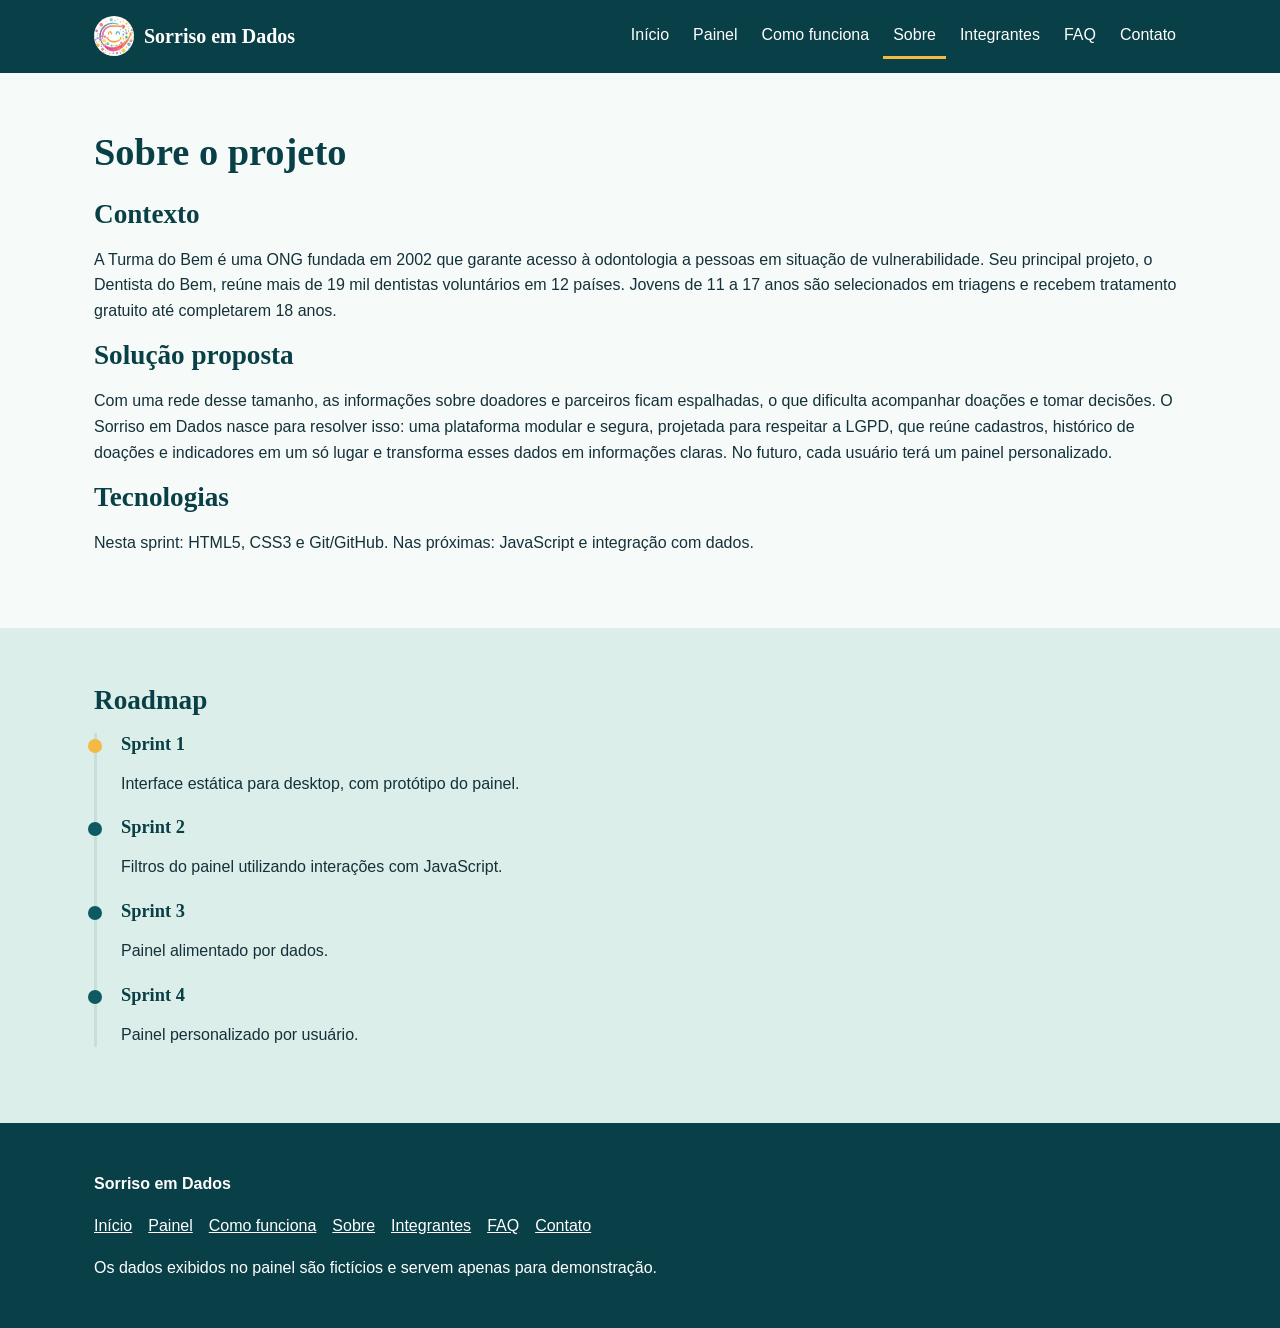
<file: sobre.html>
<!DOCTYPE html>
<html lang="pt-BR">
    <head>
        <meta charset="UTF-8">
        <meta name="viewport" content="width=device-width, initial-scale=1.0">
        <meta name="description" content="Contexto, solução proposta, tecnologias e roadmap do projeto.">
        <title>Sobre - Sorriso em Dados</title>
        <link rel="icon" href="imagens/logo.svg" type="image/svg+xml">
        <link rel="stylesheet" href="css/style.css">
        <script src="js/script.js" defer></script>
    </head>
    <body>
        <!-- Cabeçalho padrão (igual em todas as páginas) -->
        <header class="cabecalho">
            <div class="container cabecalho__interno">
                <a class="marca" href="index.html"><img src="imagens/logo.svg" alt="" width="40" height="40">Sorriso em Dados</a>
                <button class="menu__botao" type="button"
                    aria-expanded="false"
                    aria-controls="menu-principal"
                    aria-label="Abrir menu">☰</button>
                <nav id="menu-principal" aria-label="Menu principal">
                    <ul class="menu__lista">
                        <li><a class="menu__link" href="index.html">Início</a></li>
                        <li><a class="menu__link" href="dashboard.html">Painel</a></li>
                        <li><a class="menu__link" href="integracao.html">Como funciona</a></li>
                        <li><a class="menu__link" href="sobre.html" aria-current="page">Sobre</a></li>
                        <li><a class="menu__link" href="integrantes.html">Integrantes</a></li>
                        <li><a class="menu__link" href="faq.html">FAQ</a></li>
                        <li><a class="menu__link" href="contato.html">Contato</a></li>
                    </ul>
                </nav>
            </div>
        </header>
        <main>
            <section class="secao" aria-labelledby="t-sobre">
                <div class="container">
                    <h1 id="t-sobre">Sobre o projeto</h1>
                    <h2>Contexto</h2>
                    <p>A Turma do Bem é uma ONG fundada em 2002 que garante acesso à odontologia a pessoas em situação de vulnerabilidade.
                    Seu principal projeto, o Dentista do Bem, reúne mais de 19 mil dentistas voluntários em 12 países.
                    Jovens de 11 a 17 anos são selecionados em triagens e recebem tratamento gratuito até completarem 18 anos.</p>
                    <h2>Solução proposta</h2>
                    <p>Com uma rede desse tamanho, as informações sobre doadores e parceiros ficam espalhadas, o que dificulta acompanhar doações 
                    e tomar decisões. O Sorriso em Dados nasce para resolver isso: uma plataforma modular e segura, projetada para respeitar a LGPD, 
                    que reúne cadastros, histórico de doações e indicadores em um só lugar e transforma esses dados em informações claras. No futuro, 
                    cada usuário terá um painel personalizado.</p>
                    <h2>Tecnologias</h2>
                    <p>Nesta sprint: HTML5, CSS3 e Git/GitHub. Nas próximas: JavaScript e integração com dados.</p>
                </div>
            </section>
            <section class="secao secao--menta" aria-labelledby="t-road">
                <div class="container">
                    <h2 id="t-road">Roadmap</h2>
                    <ol class="linha-tempo">
                        <li class="linha-tempo__atual"><h3>Sprint 1</h3><p>Interface estática para desktop, com protótipo do painel.</p></li>
                        <li><h3>Sprint 2</h3><p>Filtros do painel utilizando interações com JavaScript.</p></li>
                        <li><h3>Sprint 3</h3><p>Painel alimentado por dados.</p></li>
                        <li><h3>Sprint 4</h3><p>Painel personalizado por usuário.</p></li>
                    </ol>
                </div>
            </section>
        </main>
        <!-- Rodapé padrão (igual em todas as páginas) -->
        <footer class="rodape">
            <div class="container">
                <p><strong>Sorriso em Dados</strong></p>
                <ul class="rodape__lista">
                    <li><a href="index.html">Início</a></li>
                    <li><a href="dashboard.html">Painel</a></li>
                    <li><a href="integracao.html">Como funciona</a></li>
                    <li><a href="sobre.html">Sobre</a></li>
                    <li><a href="integrantes.html">Integrantes</a></li>
                    <li><a href="faq.html">FAQ</a></li>
                    <li><a href="contato.html">Contato</a></li>
                </ul>
                <p>Os dados exibidos no painel são fictícios e servem apenas para demonstração.</p>
            </div>
        </footer>
    </body>
</html>
</file>
<file: css/style.css>
/* ==========================================================
   style.css - Sorriso em Dados (Sprint 01, desktop)
   1 Variáveis | 2 Base | 3 Layout | 4 Cabeçalho | 5 Botões
   6 Cards | 7 Componentes | 8 Formulário | 9 Rodapé
   10 Utilitários | 11 Media queries (992px e 1300px)
   ========================================================== */

/* ===== 1. Variáveis (paleta e tipografia) ===== */
:root{--fundo:#F6FAF8;--branco:#fff;--primaria:#0E5A63;--escura:#093F46;--sol:#F4B942;--texto:#14313A;--suave:#4B6670;--menta:#DCEEE9;--borda:#C9DED8;--titulo:Georgia,"Times New Roman",serif;--corpo:"Segoe UI",Roboto,Arial,sans-serif}

/* ===== 2. Base ===== */
*,*::before,*::after{box-sizing:border-box}
body{margin:0;font:1rem/1.6 var(--corpo);color:var(--texto);background:var(--fundo)}
img{max-width:100%}
h1,h2,h3{font-family:var(--titulo);line-height:1.2;margin:0 0 .6em;color:var(--escura)}
h1{font-size:2rem}
h2{font-size:1.7rem}
h3{font-size:1.15rem}
a{color:var(--primaria)}
:focus-visible{outline:3px solid var(--primaria);outline-offset:3px}
.cabecalho :focus-visible,.rodape :focus-visible{outline-color:var(--sol)}
.sr-somente{position:absolute;left:-9999px}

/* ===== 3. Layout ===== */
.container{margin:0 auto;padding:0 24px}
.secao{padding:56px 0}
.secao--menta{background:var(--menta)}
.grade{display:grid;gap:24px}
.aviso{background:#FCEBC2;border-radius:8px;padding:10px 16px;font-size:.95rem}

/* ===== 4. Cabeçalho e menu ===== */
.cabecalho{background:var(--escura);color:#fff}
.cabecalho__interno{display:flex;flex-wrap:wrap;align-items:center;justify-content:space-between;padding-top:14px;padding-bottom:14px}
.marca{display:flex;align-items:center;gap:10px;color:#fff;text-decoration:none;font:700 1.25rem var(--titulo)}
.menu__lista{display:flex;flex-direction:column;gap:4px;margin:0;padding:0;list-style:none}
.menu__link{display:block;padding:8px 10px;color:#fff;text-decoration:none;border-bottom:3px solid transparent}
.menu__link:hover,.menu__link[aria-current="page"]{border-color:var(--sol)}

/* Botão hambúrguer (visível só em mobile e tablets) */
.menu__botao{display:block;background:none;border:2px solid #fff;border-radius:8px;color:#fff;font-size:1.5rem;line-height:1;padding:6px 12px;cursor:pointer}
#menu-principal{display:none;width:100%}
#menu-principal.aberto{display:block}

/* ===== 5. Botões ===== */
.btn{display:inline-block;padding:12px 24px;border:2px solid var(--primaria);border-radius:8px;font:700 1rem var(--corpo);text-decoration:none;cursor:pointer}
.btn--primario{background:var(--sol);border-color:var(--sol);color:var(--escura)}
.btn--secundario{background:transparent;color:var(--primaria)}

/* ===== 6. Cards ===== */
.card{background:var(--branco);border:1px solid var(--borda);border-radius:12px;padding:24px}
.card__icone{width:48px;height:48px;margin-bottom:12px}
.destaque{display:block;font:700 2.2rem var(--titulo);color:var(--primaria)}

/* ===== 7. Componentes ===== */
/* Hero e prévia do painel */
.hero{background:var(--menta);padding:64px 0}
.hero__conteudo{display:grid;gap:40px;align-items:center}
.hero__lead{font-size:1.15rem;color:var(--suave)}
.hero__acoes{display:flex;gap:12px;margin-top:24px}
.previa{background:var(--branco);border-radius:20px;padding:24px;box-shadow:0 12px 32px rgba(9,63,70,.18)}
.previa__titulo{margin:0 0 12px;font-weight:700}
/* Gráfico de barras (só CSS) */
.barras{display:flex;align-items:flex-end;gap:12px;height:180px;border-bottom:2px solid var(--borda)}
.barras__item{display:flex;flex:1;justify-content:center;height:var(--pct);padding-top:6px;background:var(--primaria);border-radius:6px 6px 0 0;color:#fff;font-size:.85rem;font-weight:700}
.rotulos{display:flex;gap:12px;font-size:.85rem;color:var(--suave)}
.rotulos span{flex:1;text-align:center}
/* Funil */
.funil__linha{display:grid;grid-template-columns:130px 1fr 60px;align-items:center;gap:12px;margin-bottom:10px}
.funil__barra{width:var(--pct);height:24px;background:var(--primaria);border-radius:6px}
/* Fluxo em etapas */
.fluxo{display:grid;gap:36px;margin:0;padding:0;list-style:none;counter-reset:etapa}
.fluxo__etapa{position:relative;counter-increment:etapa}
.fluxo__etapa::before{content:counter(etapa);display:flex;align-items:center;justify-content:center;width:36px;height:36px;margin-bottom:8px;border-radius:50%;background:var(--sol);font-weight:700;color:var(--escura)}
/* Linha do tempo (roadmap) */
.linha-tempo{margin:0;padding:0 0 0 24px;list-style:none;border-left:3px solid var(--borda)}
.linha-tempo li{position:relative;margin-bottom:20px}
.linha-tempo li::before{content:"";position:absolute;left:-33px;top:6px;width:14px;height:14px;border-radius:50%;background:var(--primaria)}
.linha-tempo__atual::before{background:var(--sol)!important}
/* Tabela e selos */
.tabela{width:100%;border-collapse:collapse}
.tabela th,.tabela td{padding:10px 12px;text-align:left;border-bottom:1px solid var(--borda)}
.selo{padding:2px 10px;border-radius:99px;background:var(--menta);font-size:.85rem}
.selo--pendente{background:#FCEBC2}
/* Filtros da tabela */
.filtros{display:flex;flex-wrap:wrap;gap:8px;margin-bottom:16px}
.filtro{padding:8px 16px;border:2px solid var(--primaria);border-radius:99px;background:var(--branco);color:var(--primaria);font:600 .95rem var(--corpo);cursor:pointer}
.filtro--ativo{background:var(--primaria);color:#fff}
/* Integrantes */
.integrante{text-align:center}
.integrante__foto{width:120px;height:120px;border-radius:50%;background:var(--menta)}
.integrante__links{display:flex;justify-content:center;gap:12px}
/* FAQ (details/summary, sem JavaScript) */
.faq details{margin-bottom:12px;padding:16px 20px;background:var(--branco);border:1px solid var(--borda);border-radius:8px}
.faq summary{font-weight:700;cursor:pointer}

/* ===== 8. Formulário ===== */
.formulario{display:grid;gap:16px}
.formulario label{display:block;margin-bottom:4px;font-weight:600}
.formulario input:not([type="checkbox"]),.formulario select,.formulario textarea{width:100%;padding:10px 12px;border:1px solid var(--suave);border-radius:6px;font:inherit}
/* Validação: mensagens e destaque de erro */
.formulario__erro{display:block;min-height:1.2em;margin-top:4px;font-size:.9rem;color:#B3261E}
.formulario input.campo--erro,.formulario textarea.campo--erro{border-color:#B3261E;border-width:2px}
.formulario__sucesso{margin:0;font-weight:600;color:#1E6B34}

/* ===== 9. Rodapé ===== */
.rodape{padding:32px 0;background:var(--escura);color:#fff}
.rodape a{color:#fff}
.rodape__lista{display:flex;flex-wrap:wrap;gap:16px;margin:12px 0;padding:0;list-style:none}

/* ===== 10. Utilitários de porcentagem (barras e funil) ===== */
.pct-20{--pct:20%}
.pct-35{--pct:35%}
.pct-60{--pct:60%}
.pct-75{--pct:75%}
.pct-80{--pct:80%}
.pct-85{--pct:85%}
.pct-90{--pct:90%}
.pct-95{--pct:95%}
.pct-100{--pct:100%}

/* ===== 11. Media queries ===== */
/* Mobile (até 480px) */
@media (max-width:480px){
.container{padding:0 16px}
.secao{padding:40px 0}
.hero{padding:40px 0}
.hero__acoes{flex-direction:column}
.hero__acoes .btn{text-align:center}
.funil__linha{grid-template-columns:90px 1fr 48px}
.barras{gap:6px}
.rotulos{gap:6px;font-size:.75rem}
.tabela{font-size:.85rem}
.tabela th,.tabela td{padding:8px}
}
/* Tablet (768px ou mais) */
@media (min-width:768px){
h1{font-size:2.4rem}
.grade--2,.grade--3,.grade--4{grid-template-columns:repeat(2,1fr)}
.fluxo{grid-template-columns:repeat(2,1fr)}
.grade--equipe{grid-template-columns:repeat(2,1fr)}
}
/* Desktop (laptops e desktops, 992px ou mais) */
@media (min-width:992px){
.menu__botao{display:none}
#menu-principal{display:block;width:auto}
.menu__lista{flex-direction:row}   
.container{max-width:1140px}
.grade--2{grid-template-columns:repeat(2,1fr)}
.grade--3{grid-template-columns:repeat(3,1fr)}
.grade--4{grid-template-columns:repeat(4,1fr)}
.hero__conteudo{grid-template-columns:1.1fr .9fr}
.fluxo{grid-template-columns:repeat(4,1fr)}
.fluxo__etapa:not(:last-child)::after{content:"";position:absolute;top:14px;right:-24px;width:10px;height:10px;border-top:3px solid var(--primaria);border-right:3px solid var(--primaria);transform:rotate(45deg)}
.grade--equipe{grid-template-columns:repeat(6,1fr)}
.grade--equipe .integrante{grid-column:span 2}
.grade--equipe .integrante:nth-child(4){grid-column:2/4}
.grade--equipe .integrante:nth-child(5){grid-column:4/6}
}
/* Telas grandes (1300px ou mais) */
@media (min-width:1300px){
.container{max-width:1240px;padding:0 32px}
h1{font-size:2.8rem}
.secao{padding:72px 0}
}
</file>
